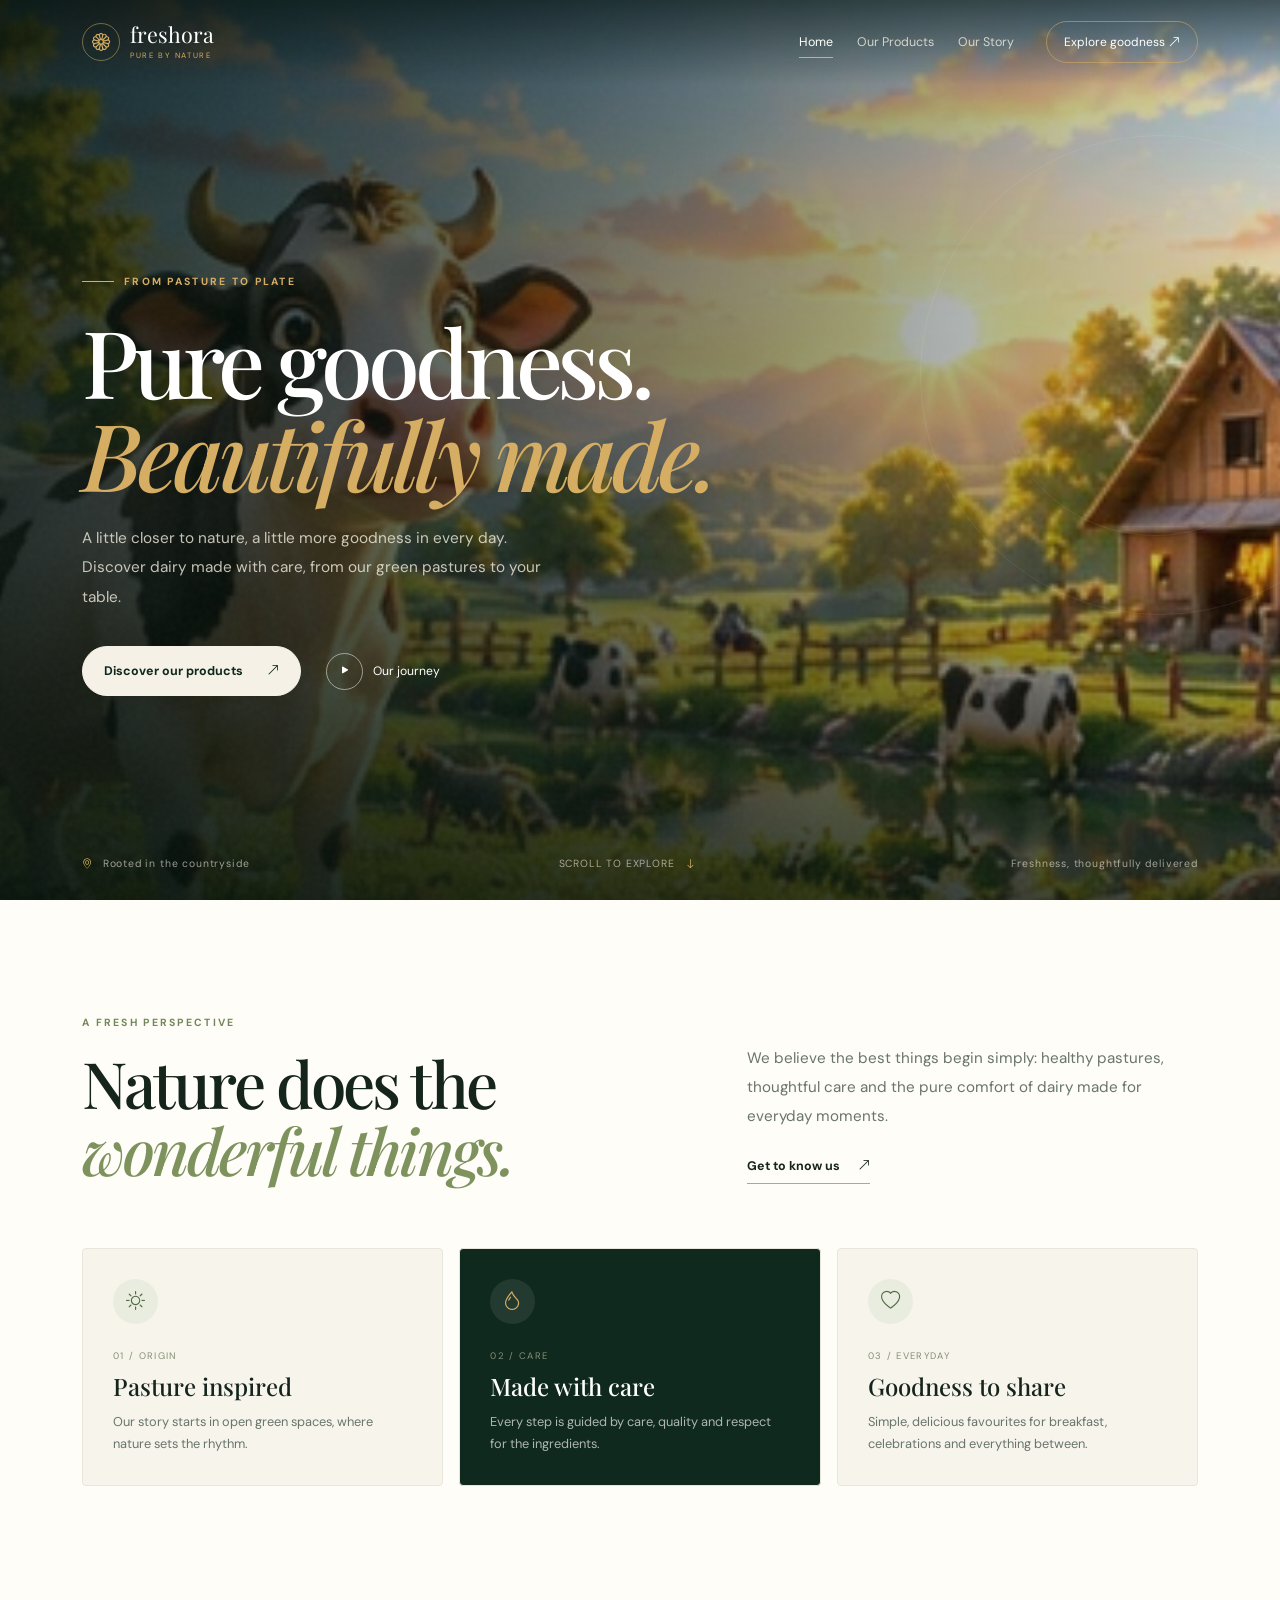
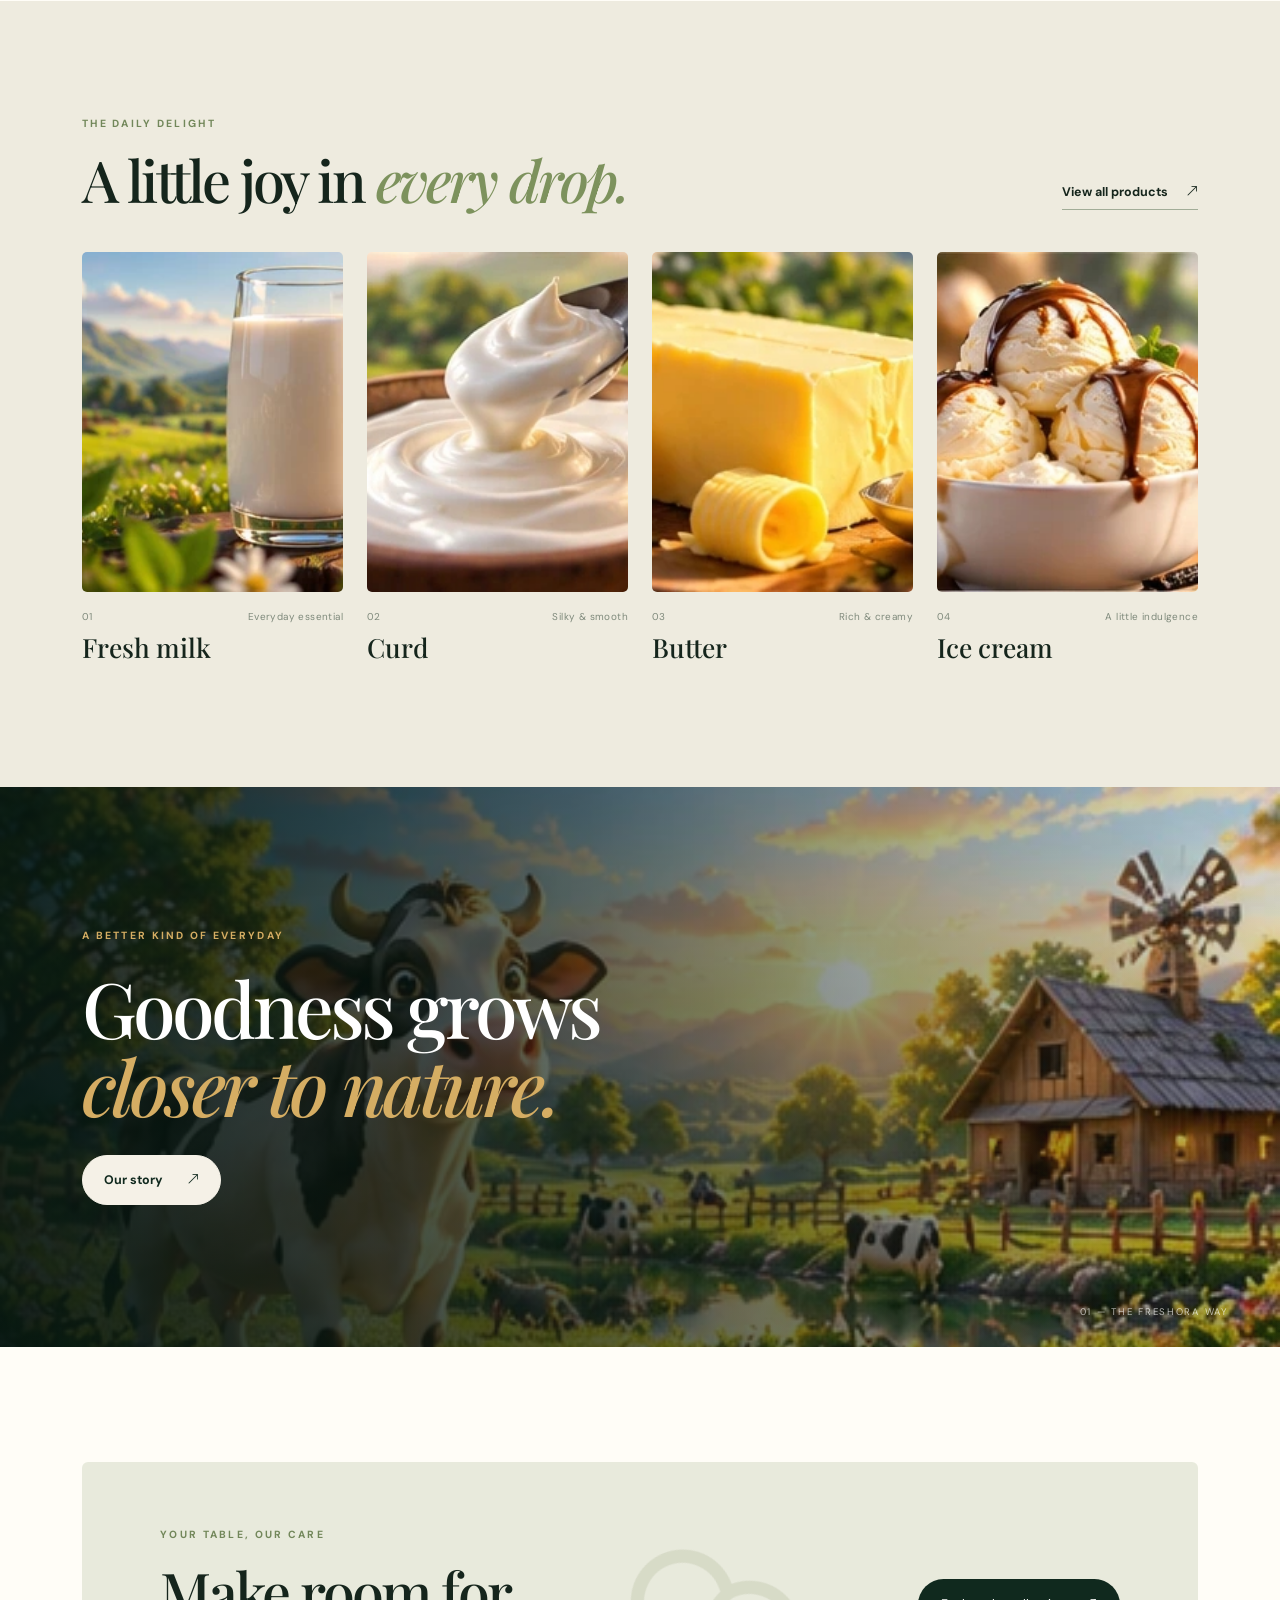
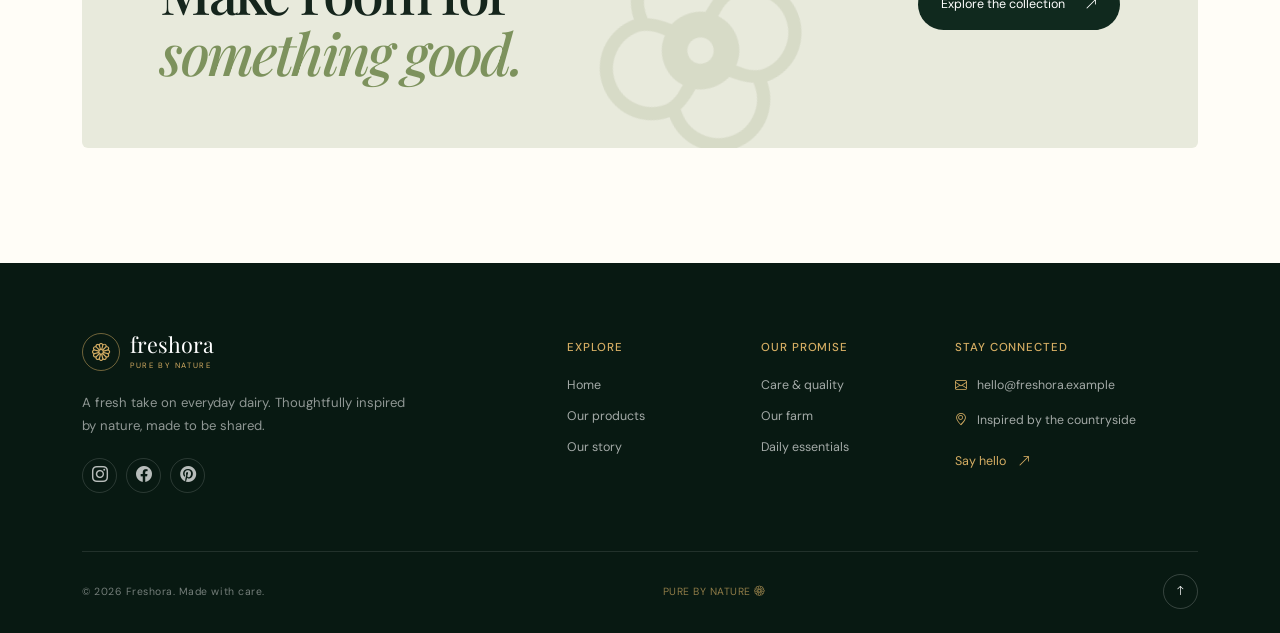
<file: index.html>
<!doctype html>
<html lang="en">
<head>
  <meta charset="utf-8">
  <meta name="viewport" content="width=device-width, initial-scale=1">
  <meta name="theme-color" content="#10291e">
  <meta name="description" content="Freshora — a cinematic dairy experience from green pastures to your table.">
  <title>Freshora — Pure Goodness, Beautifully Made</title>
  <link rel="preconnect" href="https://fonts.googleapis.com">
  <link rel="preconnect" href="https://fonts.gstatic.com" crossorigin>
  <link href="https://fonts.googleapis.com/css2?family=DM+Sans:wght@400;500;600;700&family=Playfair+Display:wght@500;600;700&display=swap" rel="stylesheet">
  <link href="https://cdn.jsdelivr.net/npm/bootstrap@5.3.3/dist/css/bootstrap.min.css" rel="stylesheet">
  <link href="https://cdn.jsdelivr.net/npm/bootstrap-icons@1.11.3/font/bootstrap-icons.min.css" rel="stylesheet">
  <link rel="stylesheet" href="css/style.css">
</head>
<body>
  <div class="preloader" id="preloader"><span class="preloader-mark"><i class="bi bi-flower1"></i></span><span>Freshora</span></div>
  <nav class="navbar navbar-expand-lg fixed-top site-nav" id="siteNav">
    <div class="container">
      <a class="navbar-brand brand-lockup" href="index.html"><span class="brand-icon"><i class="bi bi-flower1"></i></span><span>freshora<small>PURE BY NATURE</small></span></a>
      <button class="navbar-toggler nav-toggle" type="button" data-bs-toggle="collapse" data-bs-target="#mainNav" aria-controls="mainNav" aria-expanded="false" aria-label="Toggle navigation"><span class="navbar-toggler-icon"></span></button>
      <div class="collapse navbar-collapse" id="mainNav">
        <ul class="navbar-nav ms-auto align-items-lg-center gap-lg-4">
          <li class="nav-item"><a class="nav-link active" href="index.html">Home</a></li>
          <li class="nav-item"><a class="nav-link" href="products.html">Our Products</a></li>
          <li class="nav-item"><a class="nav-link" href="about.html">Our Story</a></li>
          <li class="nav-item ms-lg-2"><a class="btn btn-nav" href="products.html">Explore goodness <i class="bi bi-arrow-up-right"></i></a></li>
        </ul>
      </div>
    </div>
  </nav>

  <main>
    <section class="hero-section">
      <video class="hero-video" autoplay muted loop playsinline poster="assets/farm-sunrise.webp"><source src="assets/hero-video.mp4" type="video/mp4"></video>
      <div class="hero-shade"></div><div class="hero-grain"></div>
      <div class="container hero-content">
        <div class="eyebrow reveal"><span class="eyebrow-line"></span> FROM PASTURE TO PLATE</div>
        <h1 class="hero-title reveal">Pure goodness.<br><em>Beautifully made.</em></h1>
        <p class="hero-copy reveal">A little closer to nature, a little more goodness in every day. Discover dairy made with care, from our green pastures to your table.</p>
        <div class="hero-actions reveal"><a href="products.html" class="btn btn-cream">Discover our products <i class="bi bi-arrow-up-right"></i></a><a class="play-link" href="#journey"><span><i class="bi bi-play-fill"></i></span> Our journey</a></div>
      </div>
      <div class="hero-bottom container"><span><i class="bi bi-geo-alt"></i> Rooted in the countryside</span><span class="hero-scroll">SCROLL TO EXPLORE <i class="bi bi-arrow-down"></i></span><span>Freshness, thoughtfully delivered</span></div>
      <div class="hero-orb orb-one"></div><div class="hero-orb orb-two"></div>
    </section>

    <section class="intro-section section-pad" id="journey">
      <div class="container">
        <div class="row align-items-end g-4">
          <div class="col-lg-7 reveal"><span class="eyebrow dark-eyebrow">A FRESH PERSPECTIVE</span><h2 class="section-title">Nature does the<br><em>wonderful things.</em></h2></div>
          <div class="col-lg-5 reveal"><p class="lead-copy">We believe the best things begin simply: healthy pastures, thoughtful care and the pure comfort of dairy made for everyday moments.</p><a href="about.html" class="text-link">Get to know us <i class="bi bi-arrow-up-right"></i></a></div>
        </div>
        <div class="value-grid row g-3 mt-5">
          <div class="col-md-4 reveal"><article class="value-card"><span class="value-icon"><i class="bi bi-brightness-high"></i></span><span class="card-index">01 / ORIGIN</span><h3>Pasture inspired</h3><p>Our story starts in open green spaces, where nature sets the rhythm.</p></article></div>
          <div class="col-md-4 reveal"><article class="value-card value-card-featured"><span class="value-icon"><i class="bi bi-droplet"></i></span><span class="card-index">02 / CARE</span><h3>Made with care</h3><p>Every step is guided by care, quality and respect for the ingredients.</p></article></div>
          <div class="col-md-4 reveal"><article class="value-card"><span class="value-icon"><i class="bi bi-heart"></i></span><span class="card-index">03 / EVERYDAY</span><h3>Goodness to share</h3><p>Simple, delicious favourites for breakfast, celebrations and everything between.</p></article></div>
        </div>
      </div>
    </section>

    <section class="product-preview section-pad">
      <div class="container">
        <div class="section-heading reveal"><div><span class="eyebrow dark-eyebrow">THE DAILY DELIGHT</span><h2 class="section-title">A little joy in <em>every drop.</em></h2></div><a href="products.html" class="text-link">View all products <i class="bi bi-arrow-up-right"></i></a></div>
        <div class="row g-4 product-teasers">
          <div class="col-6 col-lg-3 reveal"><a class="teaser-card" href="products.html#milk"><div class="teaser-image"><img src="assets/fresh-milk.webp" alt="Fresh milk in a glass"><span class="teaser-arrow"><i class="bi bi-arrow-up-right"></i></span></div><div class="teaser-meta"><span>01</span><span>Everyday essential</span></div><h3>Fresh milk</h3></a></div>
          <div class="col-6 col-lg-3 reveal"><a class="teaser-card" href="products.html#curd"><div class="teaser-image"><img src="assets/fresh-curd.webp" alt="Creamy fresh curd"><span class="teaser-arrow"><i class="bi bi-arrow-up-right"></i></span></div><div class="teaser-meta"><span>02</span><span>Silky & smooth</span></div><h3>Curd</h3></a></div>
          <div class="col-6 col-lg-3 reveal"><a class="teaser-card" href="products.html#butter"><div class="teaser-image"><img src="assets/golden-butter.webp" alt="Golden butter curls"><span class="teaser-arrow"><i class="bi bi-arrow-up-right"></i></span></div><div class="teaser-meta"><span>03</span><span>Rich & creamy</span></div><h3>Butter</h3></a></div>
          <div class="col-6 col-lg-3 reveal"><a class="teaser-card" href="products.html#icecream"><div class="teaser-image"><img src="assets/vanilla-icecream.webp" alt="Vanilla ice cream"><span class="teaser-arrow"><i class="bi bi-arrow-up-right"></i></span></div><div class="teaser-meta"><span>04</span><span>A little indulgence</span></div><h3>Ice cream</h3></a></div>
        </div>
      </div>
    </section>

    <section class="farm-banner">
      <img src="assets/farm-sunrise.webp" alt="Sunrise over a peaceful dairy farm" class="farm-banner-img">
      <div class="farm-banner-overlay"></div><div class="container farm-banner-content reveal"><span class="eyebrow">A BETTER KIND OF EVERYDAY</span><h2>Goodness grows<br><em>closer to nature.</em></h2><a href="about.html" class="btn btn-cream">Our story <i class="bi bi-arrow-up-right"></i></a></div>
      <span class="banner-caption">01 — THE FRESHORA WAY</span>
    </section>

    <section class="closing-cta section-pad">
      <div class="container"><div class="cta-panel reveal"><div><span class="eyebrow dark-eyebrow">YOUR TABLE, OUR CARE</span><h2 class="section-title">Make room for<br><em>something good.</em></h2></div><a href="products.html" class="btn btn-dark-green">Explore the collection <i class="bi bi-arrow-up-right"></i></a><div class="cta-decoration"><i class="bi bi-flower2"></i></div></div></div>
    </section>
  </main>

  <footer class="site-footer"><div class="container"><div class="row g-5 footer-top"><div class="col-lg-5"><a class="navbar-brand brand-lockup footer-brand" href="index.html"><span class="brand-icon"><i class="bi bi-flower1"></i></span><span>freshora<small>PURE BY NATURE</small></span></a><p class="footer-description">A fresh take on everyday dairy. Thoughtfully inspired by nature, made to be shared.</p><div class="social-links"><a href="#" aria-label="Instagram"><i class="bi bi-instagram"></i></a><a href="#" aria-label="Facebook"><i class="bi bi-facebook"></i></a><a href="#" aria-label="Pinterest"><i class="bi bi-pinterest"></i></a></div></div><div class="col-6 col-lg-2"><h4>Explore</h4><a href="index.html">Home</a><a href="products.html">Our products</a><a href="about.html">Our story</a></div><div class="col-6 col-lg-2"><h4>Our promise</h4><a href="about.html#values">Care & quality</a><a href="about.html#farm">Our farm</a><a href="products.html">Daily essentials</a></div><div class="col-lg-3"><h4>Stay connected</h4><p class="footer-contact"><i class="bi bi-envelope"></i> hello@freshora.example</p><p class="footer-contact"><i class="bi bi-geo-alt"></i> Inspired by the countryside</p><a href="mailto:hello@freshora.example" class="footer-mail">Say hello <i class="bi bi-arrow-up-right"></i></a></div></div><div class="footer-bottom"><span>© <span class="year"></span> Freshora. Made with care.</span><span>PURE BY NATURE <i class="bi bi-flower1"></i></span><a href="#top" class="back-top" aria-label="Back to top"><i class="bi bi-arrow-up"></i></a></div></div></footer>
  <script src="https://cdn.jsdelivr.net/npm/bootstrap@5.3.3/dist/js/bootstrap.bundle.min.js"></script><script src="js/main.js"></script>
</body>
</html>
</file>
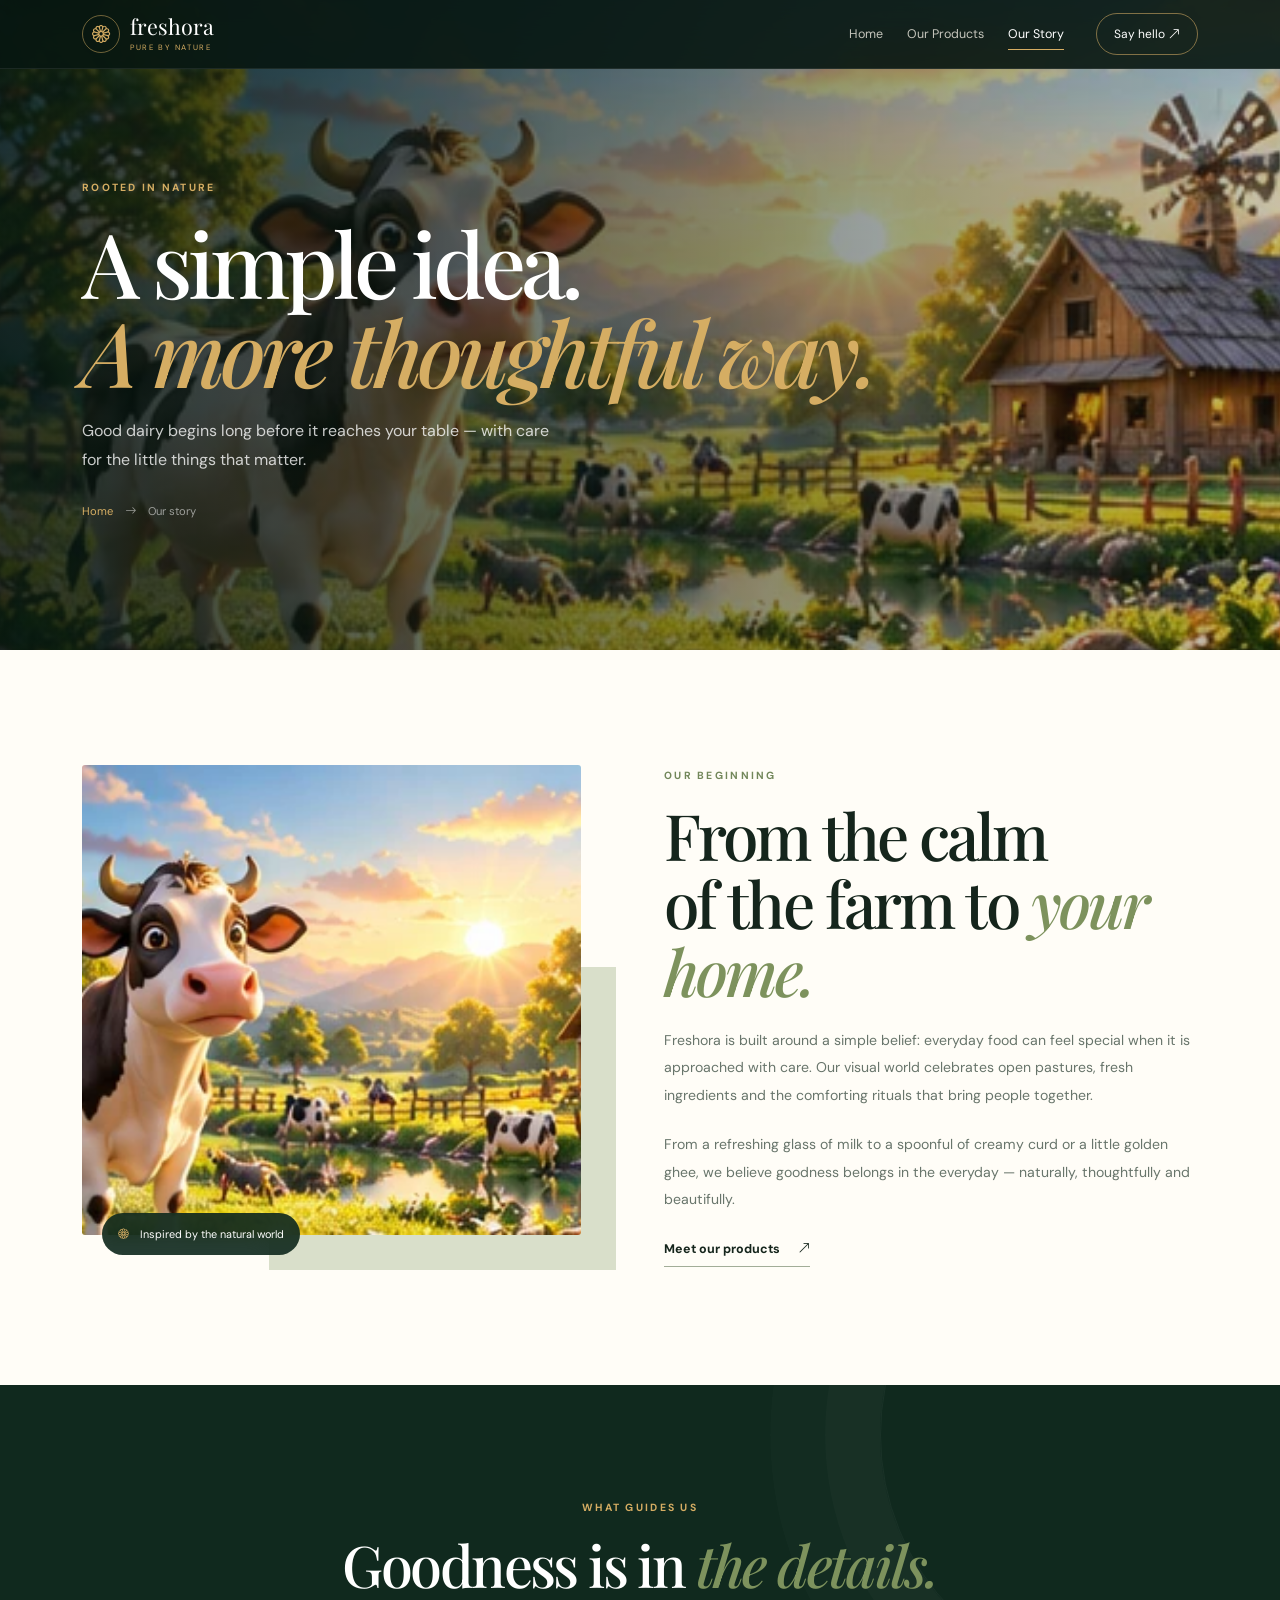
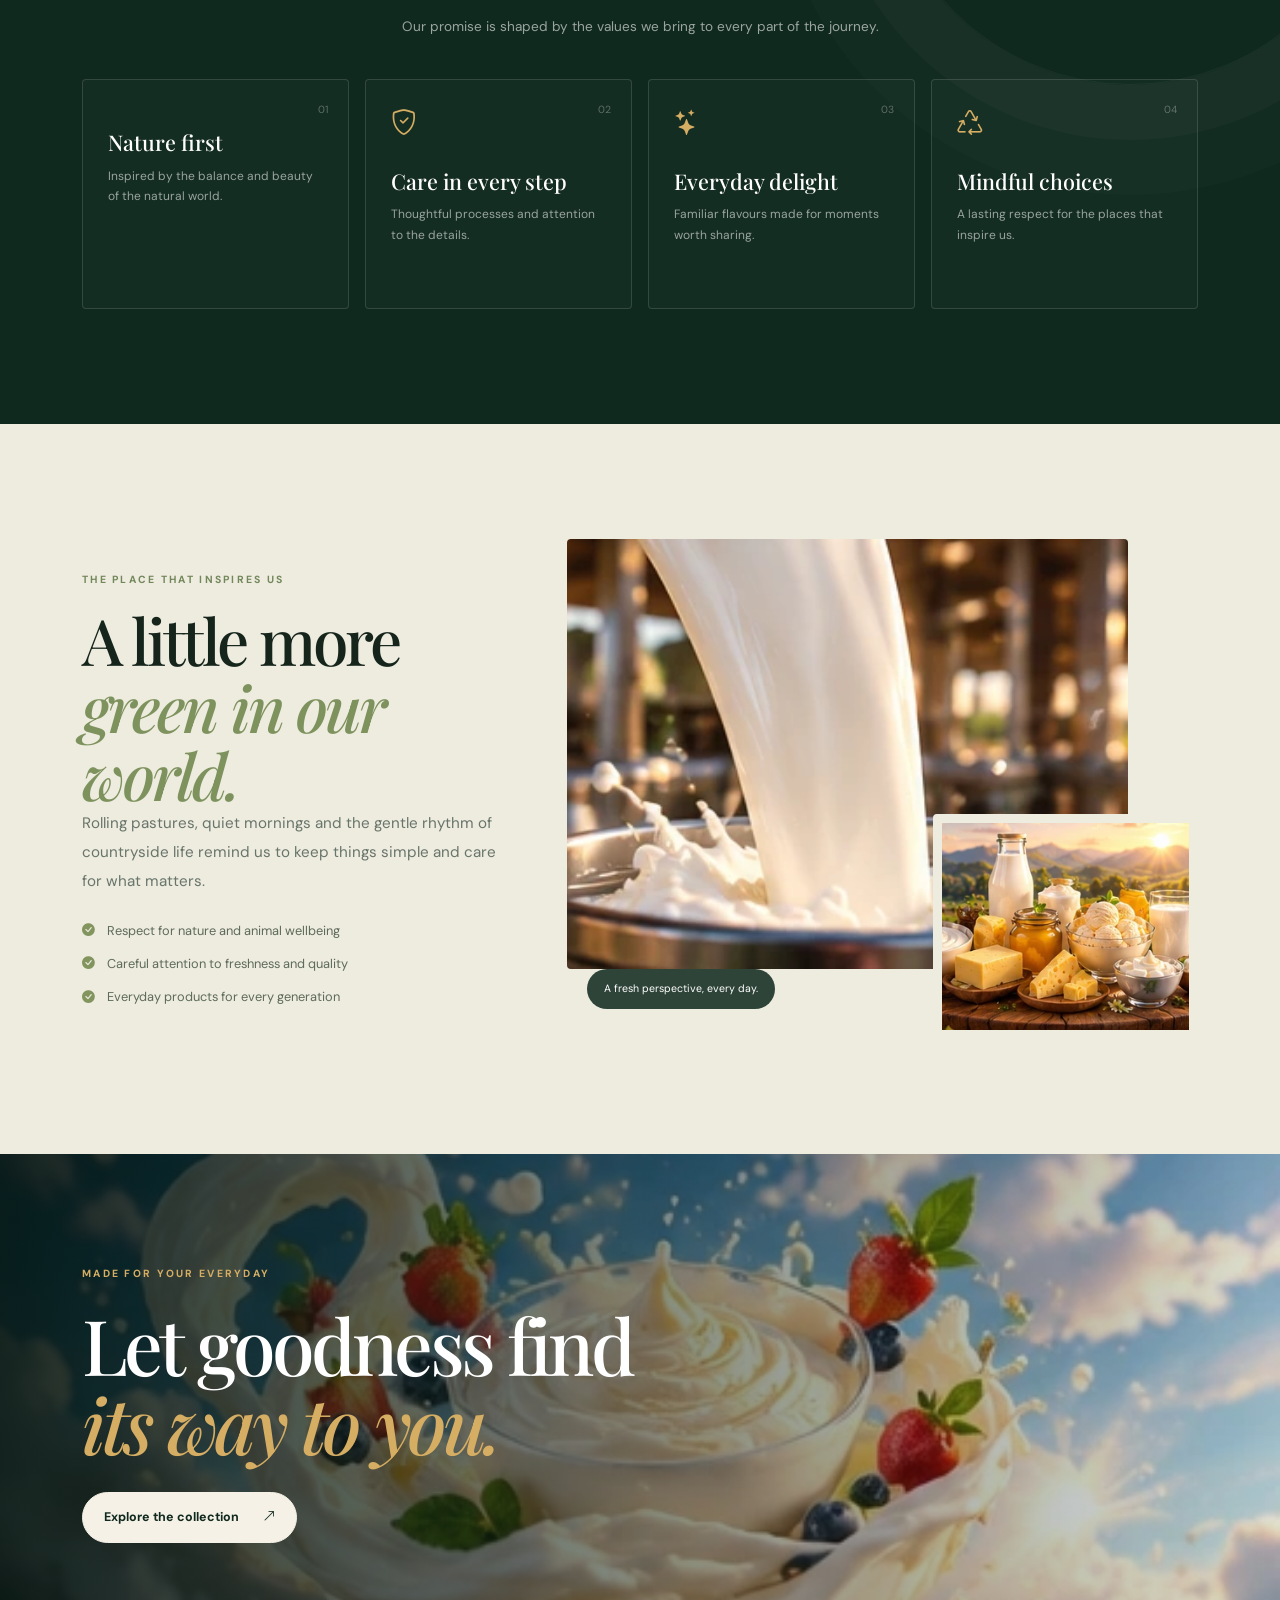
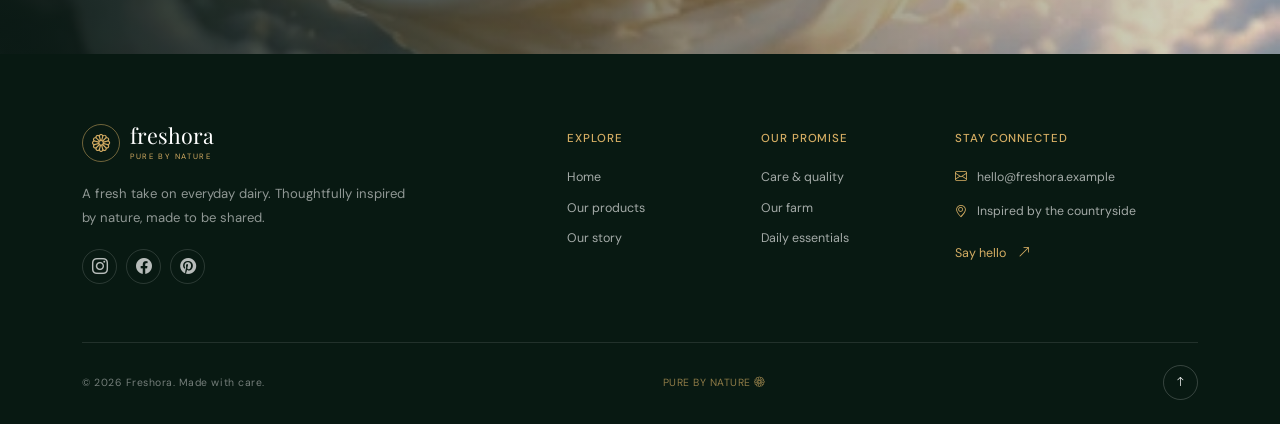
<file: about.html>
<!doctype html>
<html lang="en">
<head>
  <meta charset="utf-8"><meta name="viewport" content="width=device-width, initial-scale=1"><meta name="theme-color" content="#10291e">
  <meta name="description" content="The Freshora story: inspired by nature, guided by care."><title>Our Story — Freshora</title>
  <link rel="preconnect" href="https://fonts.googleapis.com"><link rel="preconnect" href="https://fonts.gstatic.com" crossorigin>
  <link href="https://fonts.googleapis.com/css2?family=DM+Sans:wght@400;500;600;700&family=Playfair+Display:wght@500;600;700&display=swap" rel="stylesheet">
  <link href="https://cdn.jsdelivr.net/npm/bootstrap@5.3.3/dist/css/bootstrap.min.css" rel="stylesheet"><link href="https://cdn.jsdelivr.net/npm/bootstrap-icons@1.11.3/font/bootstrap-icons.min.css" rel="stylesheet"><link rel="stylesheet" href="css/style.css">
</head>
<body class="about-page">
  <div class="preloader" id="preloader"><span class="preloader-mark"><i class="bi bi-flower1"></i></span><span>Freshora</span></div>
  <nav class="navbar navbar-expand-lg fixed-top site-nav scrolled" id="siteNav"><div class="container"><a class="navbar-brand brand-lockup" href="index.html"><span class="brand-icon"><i class="bi bi-flower1"></i></span><span>freshora<small>PURE BY NATURE</small></span></a><button class="navbar-toggler nav-toggle" type="button" data-bs-toggle="collapse" data-bs-target="#mainNav" aria-controls="mainNav" aria-expanded="false" aria-label="Toggle navigation"><span class="navbar-toggler-icon"></span></button><div class="collapse navbar-collapse" id="mainNav"><ul class="navbar-nav ms-auto align-items-lg-center gap-lg-4"><li class="nav-item"><a class="nav-link" href="index.html">Home</a></li><li class="nav-item"><a class="nav-link" href="products.html">Our Products</a></li><li class="nav-item"><a class="nav-link active" href="about.html">Our Story</a></li><li class="nav-item ms-lg-2"><a class="btn btn-nav" href="#contact">Say hello <i class="bi bi-arrow-up-right"></i></a></li></ul></div></div></nav>
  <main>
    <section class="page-hero about-hero"><div class="page-hero-bg"></div><div class="container page-hero-content"><span class="eyebrow reveal">ROOTED IN NATURE</span><h1 class="page-title reveal">A simple idea.<br><em>A more thoughtful way.</em></h1><p class="page-hero-copy reveal">Good dairy begins long before it reaches your table — with care for the little things that matter.</p><div class="breadcrumb-line reveal"><a href="index.html">Home</a><i class="bi bi-arrow-right"></i><span>Our story</span></div></div></section>
    <section class="story-section section-pad"><div class="container"><div class="row align-items-center g-5"><div class="col-lg-6 reveal"><div class="story-image-wrap"><img src="assets/farm-sunrise.webp" alt="Peaceful green pastures at sunrise"><span class="image-note"><i class="bi bi-flower1"></i> Inspired by the natural world</span></div></div><div class="col-lg-6 reveal"><span class="eyebrow dark-eyebrow">OUR BEGINNING</span><h2 class="section-title">From the calm<br>of the farm to <em>your home.</em></h2><p class="story-copy">Freshora is built around a simple belief: everyday food can feel special when it is approached with care. Our visual world celebrates open pastures, fresh ingredients and the comforting rituals that bring people together.</p><p class="story-copy">From a refreshing glass of milk to a spoonful of creamy curd or a little golden ghee, we believe goodness belongs in the everyday — naturally, thoughtfully and beautifully.</p><a href="products.html" class="text-link">Meet our products <i class="bi bi-arrow-up-right"></i></a></div></div></div></section>
    <section class="values-section section-pad" id="values"><div class="container"><div class="center-heading reveal"><span class="eyebrow">WHAT GUIDES US</span><h2 class="section-title light-title">Goodness is in <em>the details.</em></h2><p>Our promise is shaped by the values we bring to every part of the journey.</p></div><div class="row g-3 mt-4"><div class="col-6 col-lg-3 reveal"><article class="dark-value-card"><i class="bi bi-leaf"></i><span>01</span><h3>Nature first</h3><p>Inspired by the balance and beauty of the natural world.</p></article></div><div class="col-6 col-lg-3 reveal"><article class="dark-value-card"><i class="bi bi-shield-check"></i><span>02</span><h3>Care in every step</h3><p>Thoughtful processes and attention to the details.</p></article></div><div class="col-6 col-lg-3 reveal"><article class="dark-value-card"><i class="bi bi-stars"></i><span>03</span><h3>Everyday delight</h3><p>Familiar flavours made for moments worth sharing.</p></article></div><div class="col-6 col-lg-3 reveal"><article class="dark-value-card"><i class="bi bi-recycle"></i><span>04</span><h3>Mindful choices</h3><p>A lasting respect for the places that inspire us.</p></article></div></div></div></section>
    <section class="farm-story section-pad" id="farm"><div class="container"><div class="row align-items-center g-5"><div class="col-lg-5 reveal"><span class="eyebrow dark-eyebrow">THE PLACE THAT INSPIRES US</span><h2 class="section-title">A little more<br><em>green in our world.</em></h2><p class="lead-copy">Rolling pastures, quiet mornings and the gentle rhythm of countryside life remind us to keep things simple and care for what matters.</p><div class="farm-points"><div><i class="bi bi-check-circle-fill"></i><span>Respect for nature and animal wellbeing</span></div><div><i class="bi bi-check-circle-fill"></i><span>Careful attention to freshness and quality</span></div><div><i class="bi bi-check-circle-fill"></i><span>Everyday products for every generation</span></div></div></div><div class="col-lg-7 reveal"><div class="farm-photo-grid"><img class="farm-photo-main" src="assets/milk-splash.webp" alt="Fresh milk being collected"><img class="farm-photo-small" src="assets/dairy-feast.webp" alt="A variety of dairy products"><span class="farm-photo-label">A fresh perspective, every day.</span></div></div></div></div></section>
    <section class="about-end"><img src="assets/cream-splash.webp" alt="Artful splash of cream" class="about-end-image"><div class="about-end-overlay"></div><div class="container about-end-content reveal"><span class="eyebrow">MADE FOR YOUR EVERYDAY</span><h2>Let goodness find<br><em>its way to you.</em></h2><a href="products.html" class="btn btn-cream">Explore the collection <i class="bi bi-arrow-up-right"></i></a></div></section>
  </main>
  <footer class="site-footer" id="contact"><div class="container"><div class="row g-5 footer-top"><div class="col-lg-5"><a class="navbar-brand brand-lockup footer-brand" href="index.html"><span class="brand-icon"><i class="bi bi-flower1"></i></span><span>freshora<small>PURE BY NATURE</small></span></a><p class="footer-description">A fresh take on everyday dairy. Thoughtfully inspired by nature, made to be shared.</p><div class="social-links"><a href="#" aria-label="Instagram"><i class="bi bi-instagram"></i></a><a href="#" aria-label="Facebook"><i class="bi bi-facebook"></i></a><a href="#" aria-label="Pinterest"><i class="bi bi-pinterest"></i></a></div></div><div class="col-6 col-lg-2"><h4>Explore</h4><a href="index.html">Home</a><a href="products.html">Our products</a><a href="about.html">Our story</a></div><div class="col-6 col-lg-2"><h4>Our promise</h4><a href="#values">Care & quality</a><a href="#farm">Our farm</a><a href="products.html">Daily essentials</a></div><div class="col-lg-3"><h4>Stay connected</h4><p class="footer-contact"><i class="bi bi-envelope"></i> hello@freshora.example</p><p class="footer-contact"><i class="bi bi-geo-alt"></i> Inspired by the countryside</p><a href="mailto:hello@freshora.example" class="footer-mail">Say hello <i class="bi bi-arrow-up-right"></i></a></div></div><div class="footer-bottom"><span>© <span class="year"></span> Freshora. Made with care.</span><span>PURE BY NATURE <i class="bi bi-flower1"></i></span><a href="#top" class="back-top" aria-label="Back to top"><i class="bi bi-arrow-up"></i></a></div></div></footer>
  <script src="https://cdn.jsdelivr.net/npm/bootstrap@5.3.3/dist/js/bootstrap.bundle.min.js"></script><script src="js/main.js"></script>
</body>
</html>
</file>
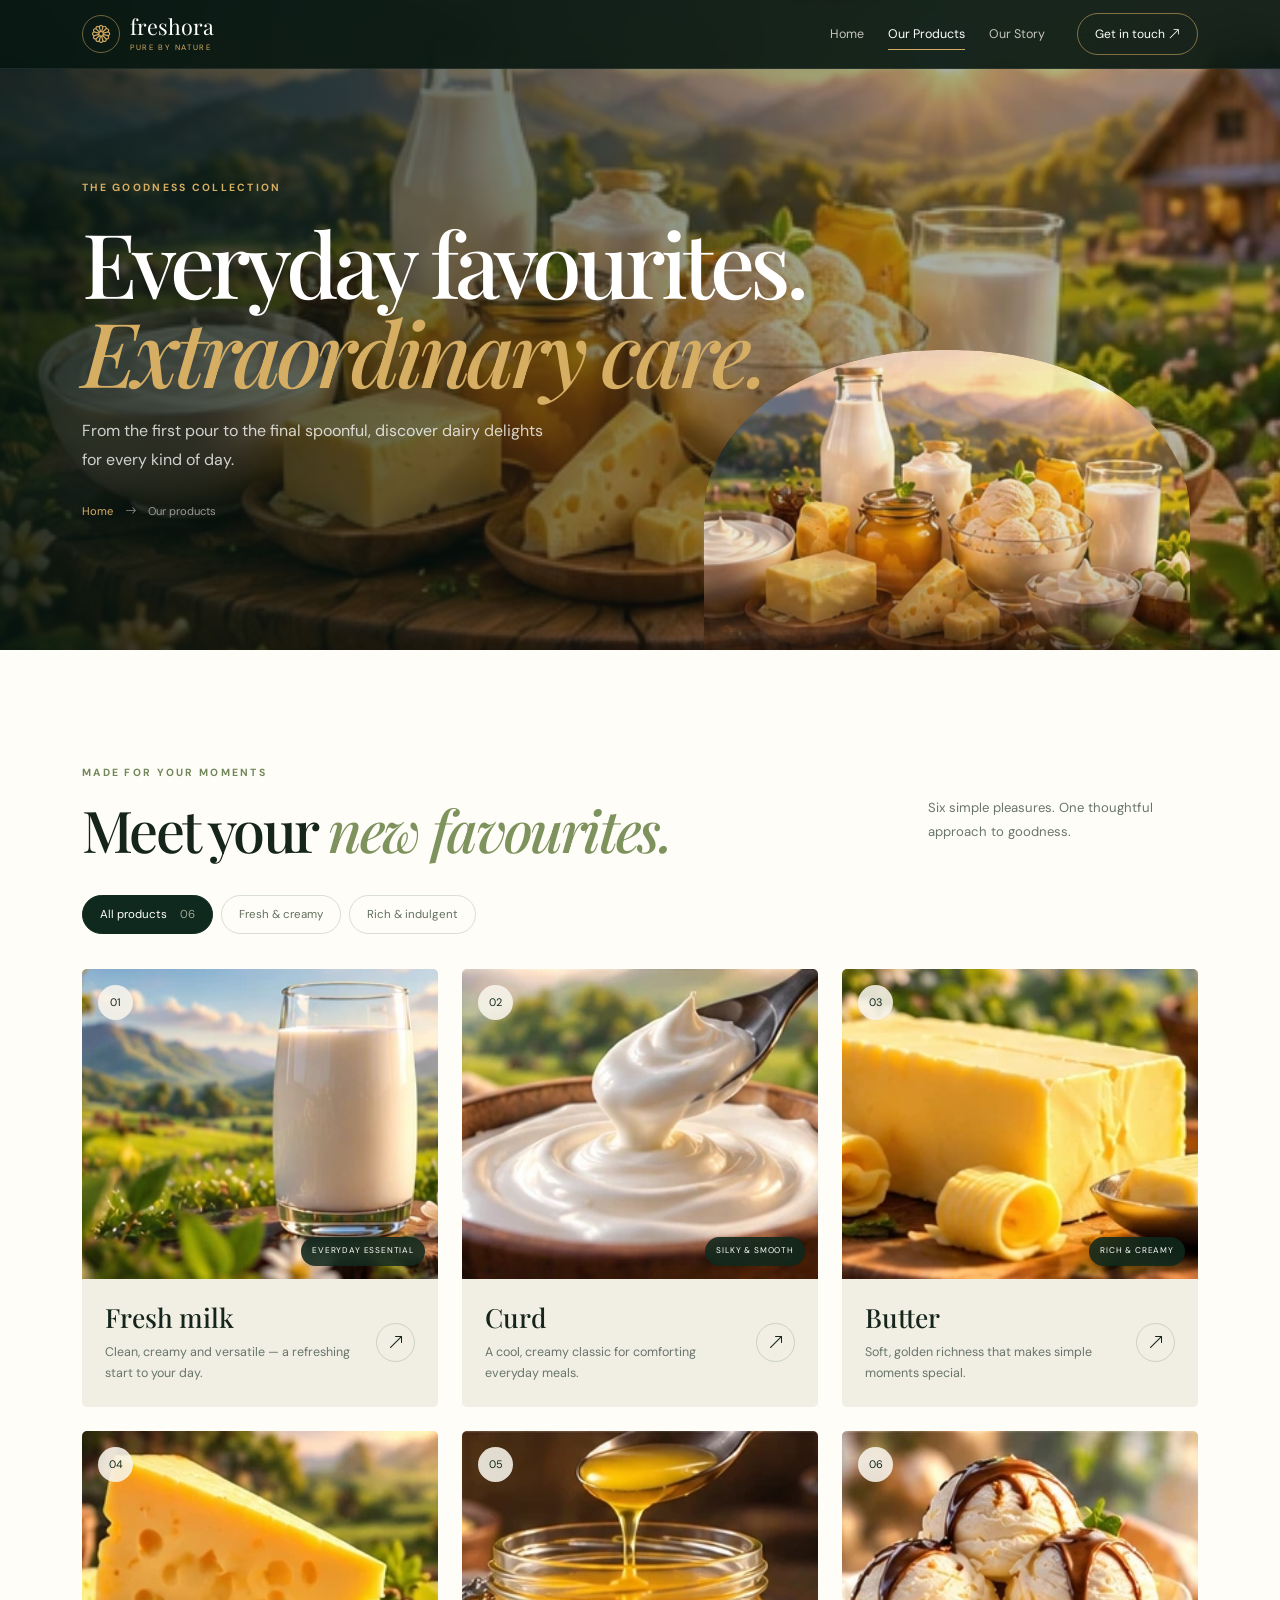
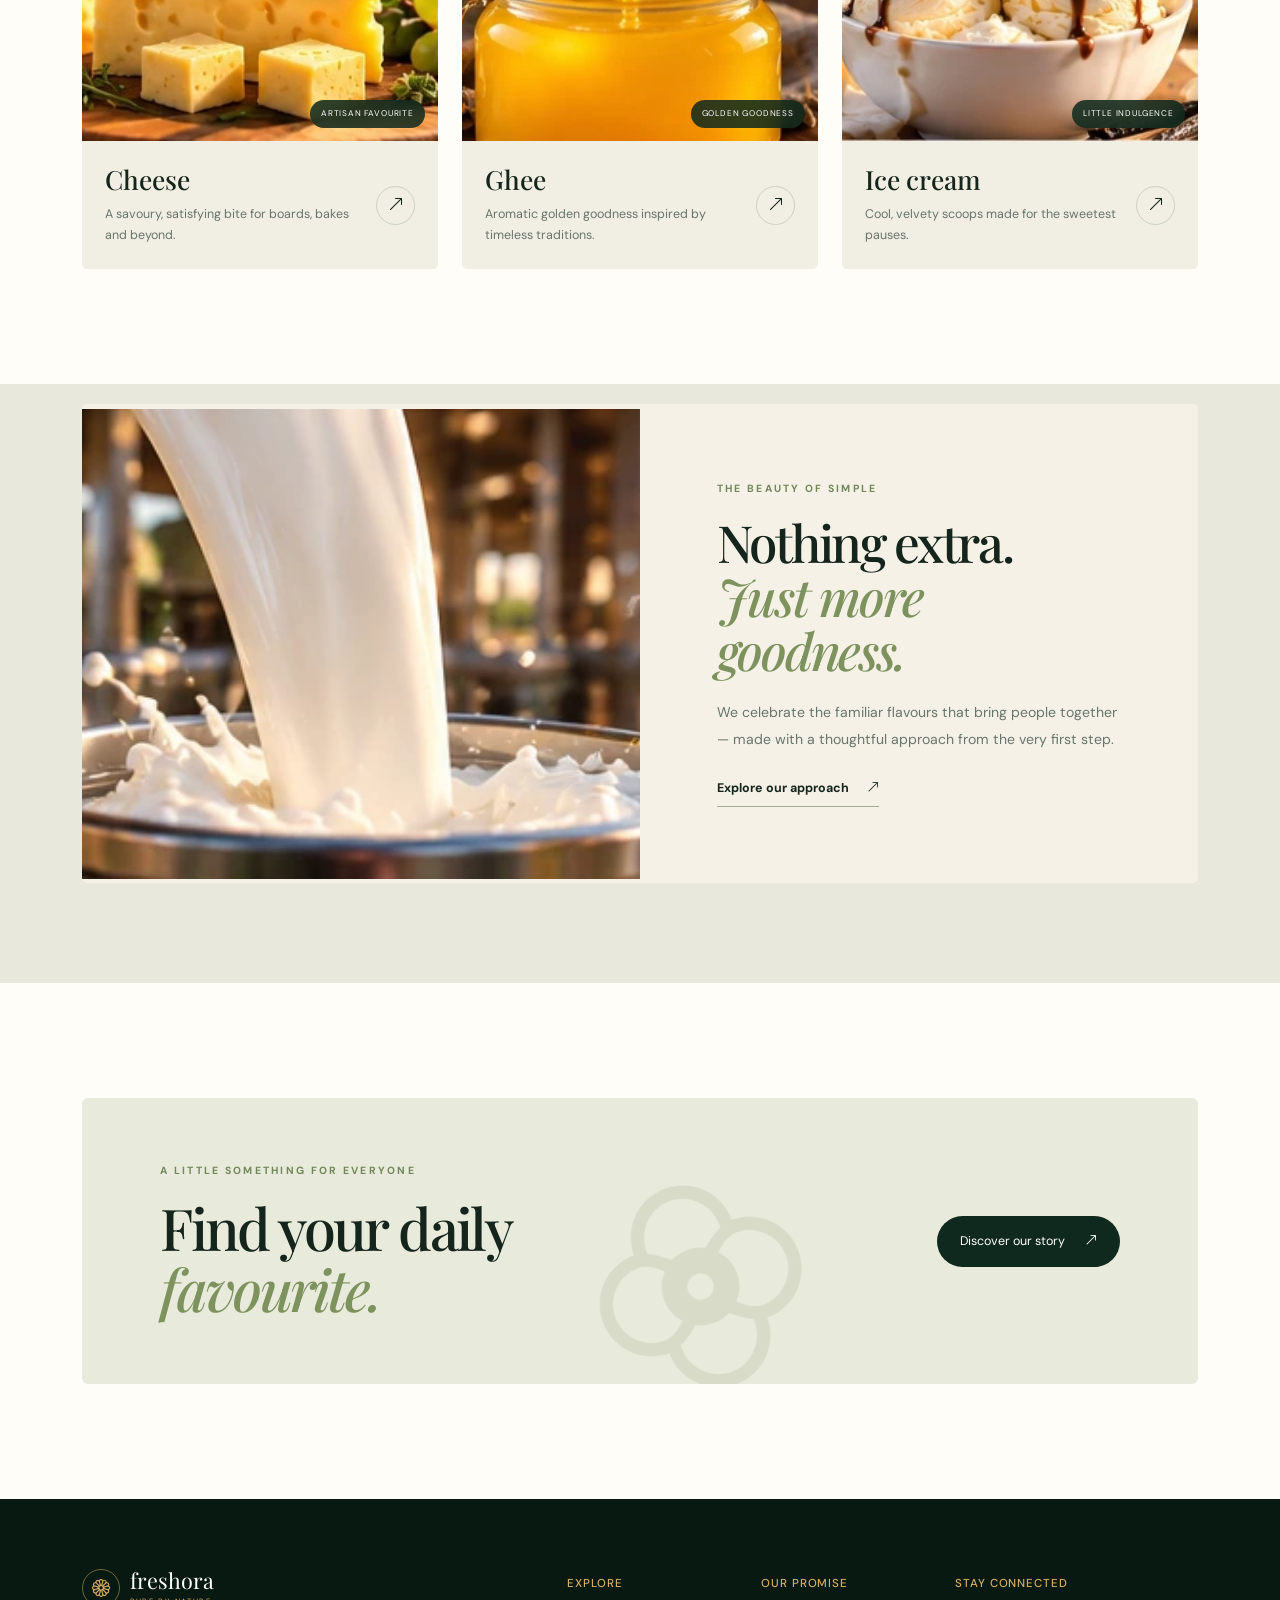
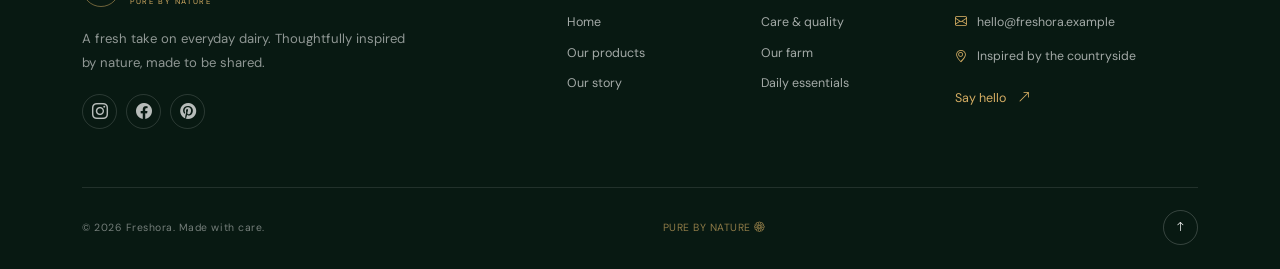
<file: products.html>
<!doctype html>
<html lang="en">
<head>
  <meta charset="utf-8"><meta name="viewport" content="width=device-width, initial-scale=1"><meta name="theme-color" content="#10291e">
  <meta name="description" content="Discover Freshora's collection of dairy favourites."><title>Our Products — Freshora</title>
  <link rel="preconnect" href="https://fonts.googleapis.com"><link rel="preconnect" href="https://fonts.gstatic.com" crossorigin>
  <link href="https://fonts.googleapis.com/css2?family=DM+Sans:wght@400;500;600;700&family=Playfair+Display:wght@500;600;700&display=swap" rel="stylesheet">
  <link href="https://cdn.jsdelivr.net/npm/bootstrap@5.3.3/dist/css/bootstrap.min.css" rel="stylesheet"><link href="https://cdn.jsdelivr.net/npm/bootstrap-icons@1.11.3/font/bootstrap-icons.min.css" rel="stylesheet"><link rel="stylesheet" href="css/style.css">
</head>
<body class="products-page">
  <div class="preloader" id="preloader"><span class="preloader-mark"><i class="bi bi-flower1"></i></span><span>Freshora</span></div>
  <nav class="navbar navbar-expand-lg fixed-top site-nav scrolled" id="siteNav"><div class="container"><a class="navbar-brand brand-lockup" href="index.html"><span class="brand-icon"><i class="bi bi-flower1"></i></span><span>freshora<small>PURE BY NATURE</small></span></a><button class="navbar-toggler nav-toggle" type="button" data-bs-toggle="collapse" data-bs-target="#mainNav" aria-controls="mainNav" aria-expanded="false" aria-label="Toggle navigation"><span class="navbar-toggler-icon"></span></button><div class="collapse navbar-collapse" id="mainNav"><ul class="navbar-nav ms-auto align-items-lg-center gap-lg-4"><li class="nav-item"><a class="nav-link" href="index.html">Home</a></li><li class="nav-item"><a class="nav-link active" href="products.html">Our Products</a></li><li class="nav-item"><a class="nav-link" href="about.html">Our Story</a></li><li class="nav-item ms-lg-2"><a class="btn btn-nav" href="about.html#contact">Get in touch <i class="bi bi-arrow-up-right"></i></a></li></ul></div></div></nav>
  <main>
    <section class="page-hero products-hero"><div class="page-hero-bg"></div><div class="container page-hero-content"><span class="eyebrow reveal">THE GOODNESS COLLECTION</span><h1 class="page-title reveal">Everyday favourites.<br><em>Extraordinary care.</em></h1><p class="page-hero-copy reveal">From the first pour to the final spoonful, discover dairy delights for every kind of day.</p><div class="breadcrumb-line reveal"><a href="index.html">Home</a><i class="bi bi-arrow-right"></i><span>Our products</span></div></div><div class="page-hero-art"><img src="assets/dairy-feast.webp" alt="A collection of dairy products"></div></section>
    <section class="catalog-section section-pad"><div class="container"><div class="catalog-top reveal"><div><span class="eyebrow dark-eyebrow">MADE FOR YOUR MOMENTS</span><h2 class="section-title">Meet your <em>new favourites.</em></h2></div><p class="catalog-note">Six simple pleasures. One thoughtful approach to goodness.</p></div>
      <div class="filter-bar reveal" role="group" aria-label="Filter products"><button class="filter-btn active" data-filter="all">All products <span>06</span></button><button class="filter-btn" data-filter="fresh">Fresh & creamy</button><button class="filter-btn" data-filter="rich">Rich & indulgent</button></div>
      <div class="row g-4 catalog-grid">
        <div class="col-sm-6 col-lg-4 product-item reveal" data-category="fresh" id="milk"><article class="catalog-card"><div class="catalog-image"><img src="assets/fresh-milk.webp" alt="Fresh milk"><span class="product-number">01</span><span class="product-chip">EVERYDAY ESSENTIAL</span></div><div class="catalog-info"><div><h3>Fresh milk</h3><p>Clean, creamy and versatile — a refreshing start to your day.</p></div><span class="round-arrow"><i class="bi bi-arrow-up-right"></i></span></div></article></div>
        <div class="col-sm-6 col-lg-4 product-item reveal" data-category="fresh" id="curd"><article class="catalog-card"><div class="catalog-image"><img src="assets/fresh-curd.webp" alt="Fresh curd"><span class="product-number">02</span><span class="product-chip">SILKY & SMOOTH</span></div><div class="catalog-info"><div><h3>Curd</h3><p>A cool, creamy classic for comforting everyday meals.</p></div><span class="round-arrow"><i class="bi bi-arrow-up-right"></i></span></div></article></div>
        <div class="col-sm-6 col-lg-4 product-item reveal" data-category="rich" id="butter"><article class="catalog-card"><div class="catalog-image"><img src="assets/golden-butter.webp" alt="Golden butter"><span class="product-number">03</span><span class="product-chip">RICH & CREAMY</span></div><div class="catalog-info"><div><h3>Butter</h3><p>Soft, golden richness that makes simple moments special.</p></div><span class="round-arrow"><i class="bi bi-arrow-up-right"></i></span></div></article></div>
        <div class="col-sm-6 col-lg-4 product-item reveal" data-category="rich" id="cheese"><article class="catalog-card"><div class="catalog-image"><img src="assets/artisan-cheese.webp" alt="Artisan cheese"><span class="product-number">04</span><span class="product-chip">ARTISAN FAVOURITE</span></div><div class="catalog-info"><div><h3>Cheese</h3><p>A savoury, satisfying bite for boards, bakes and beyond.</p></div><span class="round-arrow"><i class="bi bi-arrow-up-right"></i></span></div></article></div>
        <div class="col-sm-6 col-lg-4 product-item reveal" data-category="rich" id="ghee"><article class="catalog-card"><div class="catalog-image"><img src="assets/golden-ghee.webp" alt="Golden ghee"><span class="product-number">05</span><span class="product-chip">GOLDEN GOODNESS</span></div><div class="catalog-info"><div><h3>Ghee</h3><p>Aromatic golden goodness inspired by timeless traditions.</p></div><span class="round-arrow"><i class="bi bi-arrow-up-right"></i></span></div></article></div>
        <div class="col-sm-6 col-lg-4 product-item reveal" data-category="rich" id="icecream"><article class="catalog-card"><div class="catalog-image"><img src="assets/vanilla-icecream.webp" alt="Vanilla ice cream"><span class="product-number">06</span><span class="product-chip">LITTLE INDULGENCE</span></div><div class="catalog-info"><div><h3>Ice cream</h3><p>Cool, velvety scoops made for the sweetest pauses.</p></div><span class="round-arrow"><i class="bi bi-arrow-up-right"></i></span></div></article></div>
      </div>
    </div></section>
    <section class="product-feature"><div class="container"><div class="row align-items-center g-0 feature-panel"><div class="col-lg-6 feature-image reveal"><img src="assets/milk-splash.webp" alt="Fresh milk splash in a steel vessel"></div><div class="col-lg-6 feature-copy reveal"><span class="eyebrow dark-eyebrow">THE BEAUTY OF SIMPLE</span><h2 class="section-title">Nothing extra.<br><em>Just more goodness.</em></h2><p>We celebrate the familiar flavours that bring people together — made with a thoughtful approach from the very first step.</p><a href="about.html" class="text-link">Explore our approach <i class="bi bi-arrow-up-right"></i></a></div></div></div></section>
    <section class="closing-cta section-pad"><div class="container"><div class="cta-panel reveal"><div><span class="eyebrow dark-eyebrow">A LITTLE SOMETHING FOR EVERYONE</span><h2 class="section-title">Find your daily<br><em>favourite.</em></h2></div><a href="about.html" class="btn btn-dark-green">Discover our story <i class="bi bi-arrow-up-right"></i></a><div class="cta-decoration"><i class="bi bi-flower2"></i></div></div></div></section>
  </main>
  <footer class="site-footer"><div class="container"><div class="row g-5 footer-top"><div class="col-lg-5"><a class="navbar-brand brand-lockup footer-brand" href="index.html"><span class="brand-icon"><i class="bi bi-flower1"></i></span><span>freshora<small>PURE BY NATURE</small></span></a><p class="footer-description">A fresh take on everyday dairy. Thoughtfully inspired by nature, made to be shared.</p><div class="social-links"><a href="#" aria-label="Instagram"><i class="bi bi-instagram"></i></a><a href="#" aria-label="Facebook"><i class="bi bi-facebook"></i></a><a href="#" aria-label="Pinterest"><i class="bi bi-pinterest"></i></a></div></div><div class="col-6 col-lg-2"><h4>Explore</h4><a href="index.html">Home</a><a href="products.html">Our products</a><a href="about.html">Our story</a></div><div class="col-6 col-lg-2"><h4>Our promise</h4><a href="about.html#values">Care & quality</a><a href="about.html#farm">Our farm</a><a href="products.html">Daily essentials</a></div><div class="col-lg-3" id="contact"><h4>Stay connected</h4><p class="footer-contact"><i class="bi bi-envelope"></i> hello@freshora.example</p><p class="footer-contact"><i class="bi bi-geo-alt"></i> Inspired by the countryside</p><a href="mailto:hello@freshora.example" class="footer-mail">Say hello <i class="bi bi-arrow-up-right"></i></a></div></div><div class="footer-bottom"><span>© <span class="year"></span> Freshora. Made with care.</span><span>PURE BY NATURE <i class="bi bi-flower1"></i></span><a href="#top" class="back-top" aria-label="Back to top"><i class="bi bi-arrow-up"></i></a></div></div></footer>
  <script src="https://cdn.jsdelivr.net/npm/bootstrap@5.3.3/dist/js/bootstrap.bundle.min.js"></script><script src="js/main.js"></script>
</body>
</html>
</file>
<file: css/style.css>
:root{--forest:#10291e;--forest-deep:#071711;--forest-mid:#1b3b2b;--cream:#f5f1e7;--paper:#fffdf7;--gold:#d5ad63;--ink:#15251c;--muted:#68756b;--line:rgba(21,37,28,.13);--serif:"Playfair Display",Georgia,serif;--sans:"DM Sans",sans-serif}
*{box-sizing:border-box}html{scroll-behavior:smooth;scroll-padding-top:90px}body{margin:0;background:var(--cream);color:var(--ink);font-family:var(--sans);overflow-x:hidden}body::selection{background:var(--gold);color:var(--forest)}a{color:inherit;text-decoration:none}img{max-width:100%;display:block}button,a{-webkit-tap-highlight-color:transparent}.preloader{position:fixed;inset:0;z-index:2000;background:var(--forest-deep);display:flex;flex-direction:column;align-items:center;justify-content:center;gap:14px;color:#f7f0df;font-family:var(--serif);font-size:1.3rem;letter-spacing:.05em;transition:opacity .65s,visibility .65s}.preloader.hide{opacity:0;visibility:hidden}.preloader-mark{font-size:2.4rem;color:var(--gold);animation:preloaderPulse 1.2s ease-in-out infinite alternate}
@keyframes preloaderPulse{to{transform:rotate(25deg) scale(1.14);filter:drop-shadow(0 0 15px #d5ad6380)}}
.site-nav{padding:18px 0;transition:background .35s,padding .35s,backdrop-filter .35s;background:linear-gradient(180deg,rgba(5,17,12,.58),transparent)}.site-nav.scrolled,.site-nav.menu-open{padding:10px 0;background:rgba(7,23,17,.9);backdrop-filter:blur(18px);-webkit-backdrop-filter:blur(18px);border-bottom:1px solid #ffffff14}.brand-lockup{display:flex;align-items:center;gap:10px;color:#fff!important;font-family:var(--serif);font-size:1.35rem;line-height:1}.brand-lockup small{display:block;font-family:var(--sans);font-size:.48rem;letter-spacing:.22em;margin-top:6px;color:var(--gold)}.brand-icon{display:grid;place-items:center;width:38px;height:38px;border:1px solid #d5ad6380;border-radius:50%;color:var(--gold);font-size:1.15rem}.site-nav .nav-link{font-size:.78rem;color:#f5f1e7c9;padding:10px 0!important;position:relative}.site-nav .nav-link::after{content:"";position:absolute;left:0;bottom:3px;width:0;height:1px;background:var(--gold);transition:width .3s}.site-nav .nav-link:hover,.site-nav .nav-link.active{color:#fff}.site-nav .nav-link:hover::after,.site-nav .nav-link.active::after{width:100%}.btn-nav{border:1px solid #d5ad6390;border-radius:100px;color:#fff;font-size:.75rem;padding:11px 17px;transition:.3s}.btn-nav:hover{background:var(--gold);color:var(--forest);transform:translateY(-2px)}.nav-toggle{border-color:#ffffff55}.nav-toggle .navbar-toggler-icon{filter:invert(1)}
.hero-section{position:relative;min-height:790px;height:100svh;max-height:1000px;display:flex;align-items:center;overflow:hidden;background:var(--forest-deep);color:white}.hero-video,.hero-shade,.hero-grain{position:absolute;inset:0;width:100%;height:100%;object-fit:cover}.hero-video{transform:scale(1.02);animation:heroBreathe 18s ease-in-out infinite alternate}.hero-shade{background:linear-gradient(90deg,rgba(5,18,12,.84) 0%,rgba(5,18,12,.62) 38%,rgba(5,18,12,.12) 100%),linear-gradient(0deg,rgba(5,18,12,.7),transparent 40%)}.hero-grain{opacity:.15;pointer-events:none;background-image:url("data:image/svg+xml,%3Csvg viewBox='0 0 180 180' xmlns='http://www.w3.org/2000/svg'%3E%3Cfilter id='n'%3E%3CfeTurbulence type='fractalNoise' baseFrequency='.9' numOctaves='3' stitchTiles='stitch'/%3E%3C/filter%3E%3Crect width='100%25' height='100%25' filter='url(%23n)' opacity='.25'/%3E%3C/svg%3E")}.hero-content{position:relative;z-index:2;padding-top:70px}.eyebrow{display:flex;align-items:center;gap:10px;font-size:.65rem;letter-spacing:.22em;font-weight:700;color:var(--gold);text-transform:uppercase}.eyebrow-line{display:inline-block;width:32px;height:1px;background:var(--gold)}.hero-title,.page-title{font-family:var(--serif);font-size:clamp(3.5rem,7.3vw,7.5rem);line-height:.99;letter-spacing:-.055em;font-weight:500;margin:25px 0}.hero-title em,.page-title em,.section-title em,.farm-banner h2 em,.about-end h2 em{font-weight:500;color:var(--gold)}.hero-copy{max-width:480px;color:#f4f0e1c9;line-height:1.9;font-size:.96rem}.hero-actions{display:flex;align-items:center;gap:25px;margin-top:34px}.btn-cream{display:inline-flex;align-items:center;gap:24px;background:var(--cream);border:1px solid var(--cream);color:var(--forest);border-radius:100px;padding:15px 21px;font-size:.78rem;font-weight:700;transition:transform .35s,background .35s,box-shadow .35s}.btn-cream:hover{background:var(--gold);border-color:var(--gold);color:var(--forest);transform:translateY(-4px);box-shadow:0 12px 30px #0002}.play-link{display:flex;align-items:center;gap:10px;font-size:.76rem;color:#fff}.play-link span{width:37px;height:37px;border:1px solid #ffffff80;border-radius:50%;display:grid;place-items:center;transition:.3s}.play-link:hover span{background:var(--gold);color:var(--forest);border-color:var(--gold);transform:scale(1.08)}.hero-bottom{position:absolute;z-index:2;bottom:28px;left:0;right:0;display:flex;align-items:center;justify-content:space-between;color:#f5f1e79c;font-size:.65rem;letter-spacing:.08em}.hero-bottom i{color:var(--gold);margin-right:6px}.hero-scroll{display:flex;align-items:center;gap:10px}.hero-orb{position:absolute;z-index:1;border:1px solid #ffffff12;border-radius:50%;pointer-events:none}.orb-one{width:480px;height:480px;right:-120px;top:15%;animation:orbFloat 12s ease-in-out infinite}.orb-two{width:320px;height:320px;right:-35px;top:24%;border-color:#d5ad6320;animation:orbFloat 9s ease-in-out infinite reverse}
@keyframes heroBreathe{to{transform:scale(1.1) translateX(-1.2%)}}@keyframes orbFloat{50%{transform:translateY(-22px) rotate(18deg)}}
.section-pad{padding:115px 0}.intro-section{background:var(--paper);position:relative}.section-title{font-family:var(--serif);font-size:clamp(2.6rem,5vw,5rem);line-height:1.06;letter-spacing:-.045em;font-weight:500;margin:18px 0 0}.section-title em{color:#7d925d}.dark-eyebrow{color:#72875a}.lead-copy{color:var(--muted);font-size:.95rem;line-height:1.9;margin-bottom:22px}.text-link{display:inline-flex;align-items:center;gap:18px;font-size:.78rem;font-weight:700;border-bottom:1px solid #a2ad98;padding-bottom:8px;transition:gap .3s,color .3s}.text-link:hover{gap:25px;color:#72875a}.value-card{min-height:235px;background:#f7f4ec;border:1px solid #e8e5db;padding:30px;border-radius:4px;transition:transform .4s,box-shadow .4s,background .4s}.value-card:hover{transform:translateY(-8px);box-shadow:0 20px 45px #142a1a12}.value-card-featured{background:var(--forest);color:#fff}.value-icon{display:grid;place-items:center;width:45px;height:45px;border-radius:50%;background:#e9eddf;color:#526c42;font-size:1.2rem;margin-bottom:25px}.value-card-featured .value-icon{background:#ffffff14;color:var(--gold)}.card-index{font-size:.59rem;letter-spacing:.14em;color:#839075;display:block;margin-bottom:9px}.value-card h3{font-family:var(--serif);font-size:1.5rem;margin-bottom:10px}.value-card p{font-size:.8rem;line-height:1.7;color:var(--muted);margin:0}.value-card-featured p{color:#ffffffa8}
.product-preview{background:#eeebdf}.section-heading{display:flex;align-items:end;justify-content:space-between;gap:25px;margin-bottom:42px}.section-heading .section-title{font-size:clamp(2.5rem,4.5vw,4.4rem)}.product-teasers{--bs-gutter-y:1.5rem}.teaser-card{display:block}.teaser-image{height:340px;position:relative;overflow:hidden;border-radius:5px;background:#d8d8c6}.teaser-image img{width:100%;height:100%;object-fit:cover;transition:transform .8s cubic-bezier(.2,.7,.2,1),filter .6s}.teaser-card:hover .teaser-image img{transform:scale(1.09);filter:saturate(1.1)}.teaser-arrow{position:absolute;right:15px;top:15px;width:39px;height:39px;border-radius:50%;display:grid;place-items:center;background:#fff;color:var(--forest);transform:translateY(8px);opacity:0;transition:.3s}.teaser-card:hover .teaser-arrow{opacity:1;transform:translateY(0)}.teaser-meta{display:flex;justify-content:space-between;gap:8px;color:#7e897b;font-size:.62rem;letter-spacing:.04em;margin-top:18px}.teaser-card h3{font-family:var(--serif);font-size:1.65rem;margin-top:7px}.farm-banner,.about-end{position:relative;min-height:560px;display:flex;align-items:center;overflow:hidden;background:var(--forest);color:#fff}.farm-banner-img,.about-end-image,.farm-banner-overlay,.about-end-overlay{position:absolute;inset:0;width:100%;height:100%;object-fit:cover}.farm-banner-img{transition:transform 1.2s}.farm-banner:hover .farm-banner-img{transform:scale(1.035)}.farm-banner-overlay,.about-end-overlay{background:linear-gradient(90deg,#071711e8 0%,#07171195 45%,#07171110 100%),linear-gradient(0deg,#07171145,transparent)}.farm-banner-content,.about-end-content{position:relative;z-index:1}.farm-banner h2,.about-end h2{font-family:var(--serif);font-size:clamp(3rem,6vw,6rem);line-height:1.02;letter-spacing:-.05em;margin:24px 0 30px}.banner-caption{position:absolute;right:4%;bottom:28px;color:#ffffffa8;font-size:.6rem;letter-spacing:.18em}.closing-cta{background:var(--paper)}.cta-panel{position:relative;overflow:hidden;border-radius:6px;padding:65px 7%;background:#e8eadc;display:flex;align-items:center;justify-content:space-between;gap:30px}.cta-panel .section-title{font-size:clamp(2.6rem,4.5vw,4.5rem)}.btn-dark-green{display:inline-flex;align-items:center;gap:20px;border-radius:100px;background:var(--forest);color:white;padding:15px 22px;font-size:.78rem;transition:.3s;white-space:nowrap}.btn-dark-green:hover{background:#31563b;color:white;transform:translateY(-4px)}.cta-decoration{position:absolute;right:35%;bottom:-65px;font-size:13rem;color:#8e9b7030;transform:rotate(-20deg);pointer-events:none}
.site-footer{background:#081912;color:#fff;padding:70px 0 24px}.footer-top{padding-bottom:58px}.footer-brand{margin-bottom:18px}.footer-description{max-width:330px;color:#ffffff8c;font-size:.82rem;line-height:1.8;margin:20px 0}.social-links{display:flex;gap:9px}.social-links a{width:35px;height:35px;border:1px solid #ffffff24;border-radius:50%;display:grid;place-items:center;color:#ffffffb5;transition:.3s}.social-links a:hover{background:var(--gold);color:var(--forest);border-color:var(--gold);transform:translateY(-3px)}.site-footer h4{font-size:.72rem;letter-spacing:.08em;text-transform:uppercase;color:var(--gold);margin:8px 0 22px}.site-footer .col-lg-2>a,.site-footer .col-6>a{display:block;color:#ffffffa1;font-size:.78rem;margin:12px 0;transition:color .3s,transform .3s}.site-footer .col-lg-2>a:hover,.site-footer .col-6>a:hover{color:white;transform:translateX(4px)}.footer-contact{color:#ffffffa1;font-size:.77rem;display:flex;gap:10px;align-items:center}.footer-contact i{color:var(--gold)}.footer-mail{display:inline-flex;gap:12px;align-items:center;margin-top:7px;color:var(--gold);font-size:.78rem}.footer-bottom{border-top:1px solid #ffffff1b;padding-top:22px;display:flex;align-items:center;justify-content:space-between;gap:20px;color:#ffffff70;font-size:.65rem;letter-spacing:.05em}.footer-bottom>span:nth-child(2){color:#d5ad63a8}.back-top{display:grid;place-items:center;width:35px;height:35px;border:1px solid #ffffff30;border-radius:50%;color:white;transition:.3s}.back-top:hover{background:var(--gold);color:var(--forest)}
/* Inner pages */.page-hero{min-height:650px;position:relative;display:flex;align-items:center;overflow:hidden;background:var(--forest);color:#fff;padding:150px 0 100px}.page-hero-bg{position:absolute;inset:0;background-size:cover;background-position:center;transform:scale(1.03);animation:heroBreathe 22s ease-in-out infinite alternate}.products-hero .page-hero-bg{background-image:linear-gradient(90deg,#071711d9,#07171165 60%,#07171140),url('../assets/dairy-feast.webp')}.about-hero .page-hero-bg{background-image:linear-gradient(90deg,#071711d9,#07171175 60%,#07171135),url('../assets/farm-sunrise.webp')}.page-hero-content{position:relative;z-index:2}.page-title{font-size:clamp(3.4rem,7vw,6.8rem);margin:22px 0}.page-hero-copy{max-width:480px;color:#ffffffc7;line-height:1.8}.breadcrumb-line{display:flex;align-items:center;gap:12px;margin-top:28px;font-size:.7rem;color:#ffffff8b}.breadcrumb-line a{color:var(--gold)}.page-hero-art{position:absolute;right:7%;bottom:-40px;width:min(38%,500px);height:340px;border-radius:48% 48% 0 0;overflow:hidden;opacity:.9;mask-image:linear-gradient(to bottom,black 60%,transparent 100%)}.page-hero-art img{width:100%;height:100%;object-fit:cover}.catalog-section{background:var(--paper)}.catalog-top{display:flex;justify-content:space-between;align-items:end;gap:25px;margin-bottom:35px}.catalog-top .section-title{font-size:clamp(2.5rem,4.5vw,4.5rem)}.catalog-note{max-width:270px;color:var(--muted);font-size:.82rem;line-height:1.8}.filter-bar{display:flex;gap:8px;flex-wrap:wrap;margin-bottom:35px}.filter-btn{border:1px solid #d8ded1;border-radius:100px;background:transparent;padding:10px 17px;font-family:var(--sans);font-size:.72rem;color:#61705e;transition:.3s}.filter-btn span{margin-left:10px;color:#9ca693}.filter-btn:hover,.filter-btn.active{background:var(--forest);color:#fff;border-color:var(--forest)}.product-item{transition:opacity .35s,transform .35s}.product-item.is-hidden{display:none}.catalog-card{height:100%;background:#f1eee4;border-radius:5px;overflow:hidden;transition:transform .45s,box-shadow .45s}.catalog-card:hover{transform:translateY(-7px);box-shadow:0 22px 45px #142a1a16}.catalog-image{height:310px;position:relative;overflow:hidden;background:#dfe0ce}.catalog-image img{width:100%;height:100%;object-fit:cover;transition:transform .8s}.catalog-card:hover .catalog-image img{transform:scale(1.07)}.product-number{position:absolute;top:16px;left:16px;width:35px;height:35px;display:grid;place-items:center;border-radius:50%;background:#f8f5ecdf;color:var(--forest);font-size:.68rem}.product-chip{position:absolute;right:13px;bottom:13px;background:#10291edb;color:#fff;padding:8px 11px;border-radius:50px;font-size:.52rem;letter-spacing:.1em;backdrop-filter:blur(8px)}.catalog-info{display:flex;justify-content:space-between;align-items:center;gap:20px;padding:23px}.catalog-info h3{font-family:var(--serif);font-size:1.65rem;margin:0 0 8px}.catalog-info p{font-size:.78rem;line-height:1.7;color:var(--muted);margin:0;max-width:280px}.round-arrow{flex:0 0 39px;width:39px;height:39px;display:grid;place-items:center;border:1px solid #cbd2c3;border-radius:50%;transition:.3s}.catalog-card:hover .round-arrow{background:var(--forest);color:white;border-color:var(--forest);transform:rotate(45deg)}.product-feature{background:#e9e8dc;padding:20px 0 100px}.feature-panel{background:var(--cream);overflow:hidden;border-radius:5px}.feature-image{height:470px;overflow:hidden}.feature-image img{width:100%;height:100%;object-fit:cover;transition:transform 1s}.feature-panel:hover .feature-image img{transform:scale(1.04)}.feature-copy{padding:clamp(30px,6vw,80px)}.feature-copy .section-title{font-size:clamp(2.5rem,4vw,4rem)}.feature-copy p{font-size:.88rem;color:var(--muted);line-height:1.9;margin:22px 0}.story-section{background:var(--paper)}.story-image-wrap{position:relative;padding:0 35px 35px 0}.story-image-wrap::after{content:"";position:absolute;z-index:0;right:0;bottom:0;width:65%;height:60%;background:#d9dfca}.story-image-wrap>img{position:relative;z-index:1;width:100%;height:470px;object-fit:cover;border-radius:3px}.image-note{position:absolute;z-index:2;bottom:15px;left:20px;background:#10291ee8;color:#fff;padding:13px 16px;border-radius:50px;font-size:.68rem;backdrop-filter:blur(10px)}.image-note i{color:var(--gold);margin-right:8px}.story-copy{color:var(--muted);font-size:.88rem;line-height:1.95;margin:22px 0}.values-section{background:var(--forest);color:#fff;position:relative;overflow:hidden}.values-section::before{content:"";position:absolute;width:500px;height:500px;border:1px solid #ffffff0b;border-radius:50%;top:-200px;right:-100px;box-shadow:0 0 0 55px #ffffff05,0 0 0 110px #ffffff03}.center-heading{text-align:center;max-width:650px;margin:0 auto;position:relative}.center-heading .eyebrow{justify-content:center}.light-title{color:#fff;font-size:clamp(2.5rem,4.5vw,4.4rem)}.center-heading>p{color:#ffffff94;font-size:.85rem;line-height:1.8;margin-top:20px}.dark-value-card{position:relative;height:100%;min-height:230px;border:1px solid #ffffff22;border-radius:4px;padding:25px;background:#ffffff05;transition:background .35s,transform .35s,backdrop-filter .35s}.dark-value-card:hover{background:#ffffff10;transform:translateY(-7px);backdrop-filter:blur(8px)}.dark-value-card>i{font-size:1.6rem;color:var(--gold)}.dark-value-card>span{position:absolute;right:20px;top:22px;color:#ffffff50;font-size:.65rem}.dark-value-card h3{font-family:var(--serif);font-size:1.35rem;margin:25px 0 10px}.dark-value-card p{font-size:.75rem;color:#ffffff91;line-height:1.7;margin:0}.farm-story{background:#eeebdf}.farm-points{display:grid;gap:14px;margin-top:25px}.farm-points div{display:flex;gap:12px;align-items:center;color:#5d6b5a;font-size:.8rem}.farm-points i{color:#83955e}.farm-photo-grid{height:500px;position:relative;padding:0 70px 70px 0}.farm-photo-main{width:100%;height:100%;object-fit:cover;border-radius:4px}.farm-photo-small{position:absolute;width:42%;height:45%;object-fit:cover;right:0;bottom:0;border:9px solid #eeebdf;border-radius:4px}.farm-photo-label{position:absolute;bottom:30px;left:20px;background:#10291edb;color:white;padding:12px 17px;border-radius:50px;font-size:.66rem;backdrop-filter:blur(10px)}.about-end{min-height:500px}.about-end-image{object-position:center 50%}.about-end-overlay{background:linear-gradient(90deg,#071711e8,#07171175 55%,#07171120)}.about-end h2{font-size:clamp(3rem,6vw,5.7rem)}
/* Scroll reveal + motion */.reveal{opacity:0;transform:translateY(34px);filter:blur(7px);transition:opacity .85s cubic-bezier(.2,.65,.2,1),transform .85s cubic-bezier(.2,.65,.2,1),filter .85s cubic-bezier(.2,.65,.2,1);transition-delay:var(--delay,0ms)}.reveal.is-visible{opacity:1;transform:translateY(0);filter:blur(0)}.reveal-left{transform:translateX(-35px);filter:blur(8px)}.reveal-right{transform:translateX(35px);filter:blur(8px)}.reveal-left.is-visible,.reveal-right.is-visible{transform:translateX(0);filter:blur(0)}.parallax-soft{will-change:transform}.magnetic{transition:transform .25s}.image-reveal{overflow:hidden}.image-reveal img{transform:scale(1.12);transition:transform 1.2s cubic-bezier(.2,.65,.2,1)}.image-reveal.is-visible img{transform:scale(1)}.reduce-motion *{animation-duration:.01ms!important;transition-duration:.01ms!important;scroll-behavior:auto!important}
@media(max-width:991.98px){.site-nav{padding:12px 0}.site-nav .navbar-collapse{padding:18px 0 8px}.site-nav .navbar-nav{align-items:stretch!important;gap:3px!important}.site-nav .nav-link{padding:11px 0!important}.site-nav .nav-link::after{display:none}.site-nav .btn-nav{display:inline-block;margin-top:8px}.hero-section{min-height:730px}.hero-bottom span:last-child{display:none}.hero-orb{opacity:.55}.section-pad{padding:85px 0}.teaser-image{height:300px}.page-hero{min-height:620px}.page-hero-art{width:36%;right:2%;opacity:.5}.catalog-image{height:280px}.story-image-wrap>img{height:420px}.farm-photo-grid{height:420px}.cta-panel{align-items:flex-start;flex-direction:column}.cta-decoration{right:4%;font-size:10rem}.feature-image{height:380px}}
@media(max-width:575.98px){.hero-section{min-height:740px;height:94svh;max-height:900px}.hero-shade{background:linear-gradient(90deg,#05120ce8,#05120c85 70%,#05120c50),linear-gradient(0deg,#05120c88,transparent 55%)}.hero-title{font-size:clamp(3.25rem,14vw,5rem);margin:22px 0}.hero-copy{font-size:.86rem;max-width:340px}.hero-actions{align-items:flex-start;flex-direction:column;gap:17px}.hero-bottom{bottom:20px;font-size:.56rem}.hero-scroll{margin-left:auto}.hero-bottom>span:first-child{max-width:145px}.hero-orb{right:-250px}.section-pad{padding:70px 0}.section-heading,.catalog-top{align-items:flex-start;flex-direction:column}.section-heading .text-link{margin-top:0}.section-title{font-size:2.65rem}.value-card{padding:20px;min-height:240px}.value-icon{margin-bottom:18px}.value-card h3{font-size:1.3rem}.value-card p{font-size:.75rem}.teaser-image{height:230px}.teaser-meta{font-size:.54rem;flex-direction:column;gap:4px}.teaser-card h3{font-size:1.4rem}.farm-banner{min-height:480px}.farm-banner-overlay{background:linear-gradient(90deg,#071711e8,#07171175 75%,#07171145)}.farm-banner h2,.about-end h2{font-size:3.25rem}.cta-panel{padding:38px 25px}.cta-panel .section-title{font-size:2.7rem}.btn-dark-green{white-space:normal}.footer-top{padding-bottom:38px}.site-footer{padding-top:55px}.footer-bottom{flex-wrap:wrap;font-size:.58rem}.footer-bottom>span:nth-child(2){display:none}.page-hero{min-height:600px;padding:130px 0 75px}.page-title{font-size:clamp(3.1rem,13vw,4.6rem)}.page-hero-art{width:65%;height:230px;right:-5%;bottom:-25px;opacity:.28}.catalog-note{max-width:100%}.filter-bar{gap:6px}.filter-btn{padding:9px 12px;font-size:.65rem}.catalog-image{height:220px}.catalog-info{padding:16px;align-items:flex-start}.catalog-info h3{font-size:1.35rem}.catalog-info p{font-size:.72rem}.round-arrow{flex-basis:31px;width:31px;height:31px;font-size:.75rem}.product-chip{font-size:.44rem;right:8px;bottom:8px}.product-number{left:9px;top:9px;width:29px;height:29px}.feature-image{height:290px}.feature-copy{padding:32px 25px 38px}.feature-copy .section-title{font-size:2.6rem}.story-image-wrap{padding:0 20px 20px 0}.story-image-wrap>img{height:330px}.story-copy{font-size:.82rem}.dark-value-card{padding:18px;min-height:220px}.dark-value-card h3{font-size:1.15rem;margin-top:22px}.dark-value-card p{font-size:.7rem}.farm-photo-grid{height:330px;padding:0 38px 38px 0}.farm-photo-small{border-width:6px}.farm-photo-label{left:8px;bottom:10px;font-size:.58rem}.about-end{min-height:440px}.eyebrow{font-size:.58rem;letter-spacing:.16em}}
@media(prefers-reduced-motion:reduce){html{scroll-behavior:auto}.reveal{opacity:1;transform:none;filter:none;transition:none}*,*::before,*::after{animation-duration:.01ms!important;animation-iteration-count:1!important;transition-duration:.01ms!important}}
</file>
